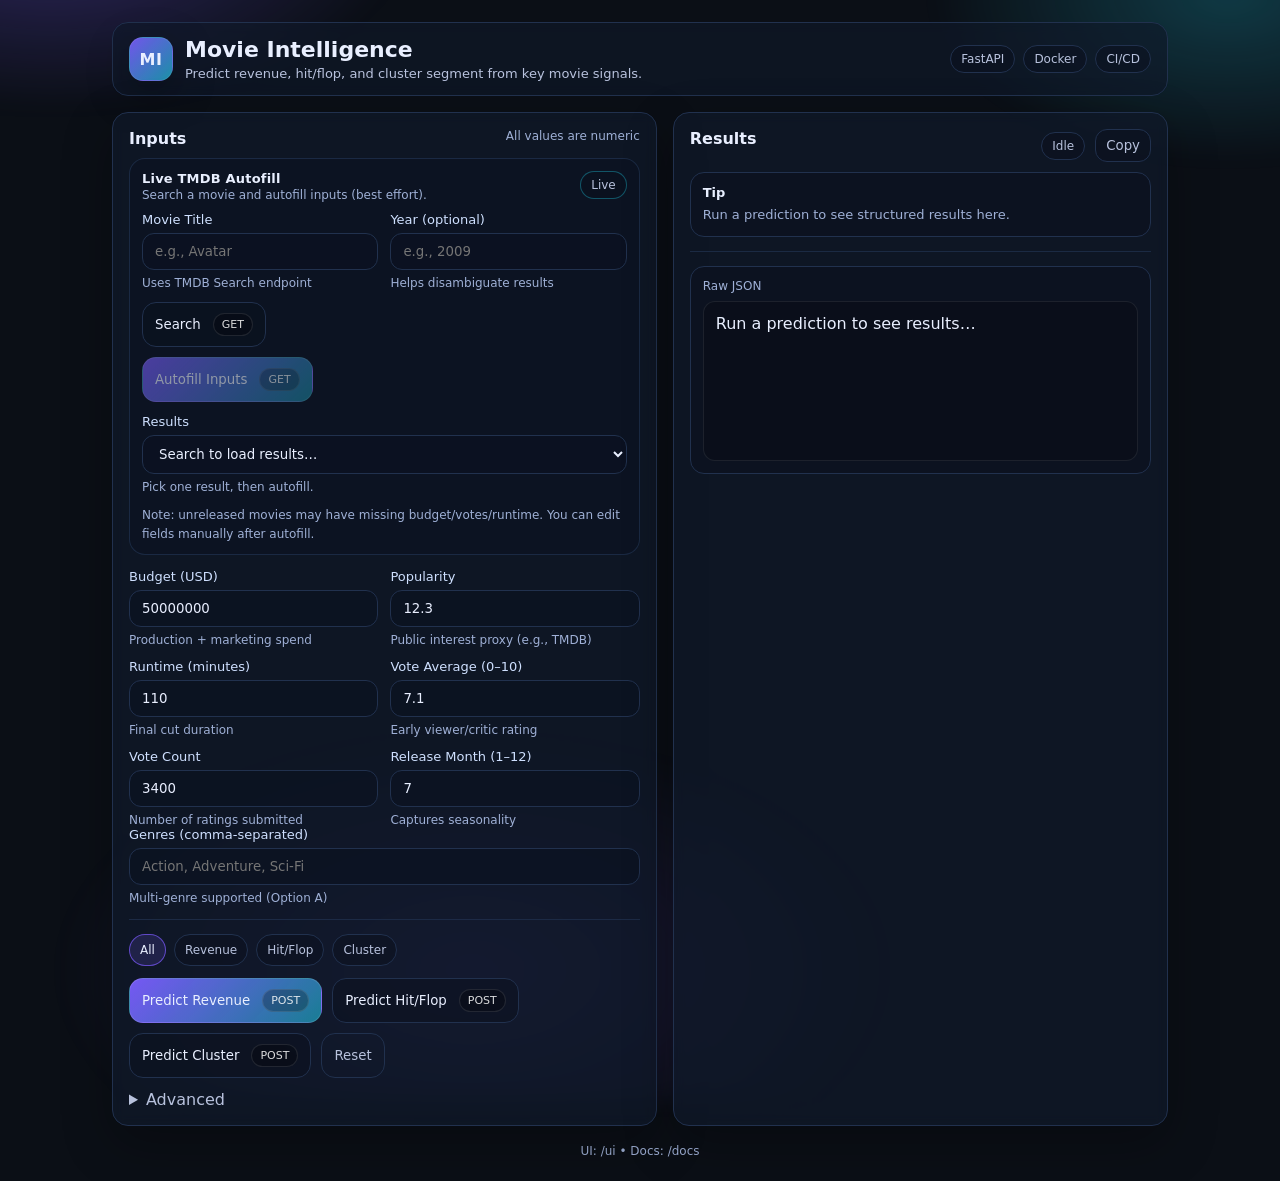
<file: templates/index.html>
<!doctype html>
<html lang="en">
<head>
  <meta charset="utf-8" />
  <meta name="viewport" content="width=device-width, initial-scale=1" />
  <title>Movie Intelligence – Predictor</title>
  <link rel="stylesheet" href="/static/styles.css" />
</head>
<body>
  <div class="bgGlow"></div>

  <div class="container">
    <header class="topbar">
      <div class="brand">
        <div class="logo">MI</div>
        <div>
          <h1>Movie Intelligence</h1>
          <p class="sub">Predict revenue, hit/flop, and cluster segment from key movie signals.</p>
        </div>
      </div>
      <div class="topbarRight">
        <span class="pill">FastAPI</span>
        <span class="pill">Docker</span>
        <span class="pill">CI/CD</span>
      </div>
    </header>

    <main class="grid2">
      <!-- LEFT: Inputs -->
      <section class="card">
        <div class="cardHead">
          <h2>Inputs</h2>
          <span class="muted">All values are numeric</span>
        </div>

        <!-- NEW: Live TMDB Autofill -->
        <div class="tmdbBox">
          <div class="tmdbHead">
            <div>
              <div class="tmdbTitle">Live TMDB Autofill</div>
              <div class="tmdbSub">Search a movie and autofill inputs (best effort).</div>
            </div>
            <span class="pill tmdbPill">Live</span>
          </div>

          <div class="tmdbGrid">
            <div class="field">
              <label>Movie Title</label>
              <input id="tmdb_query" type="text" placeholder="e.g., Avatar" />
              <div class="hint">Uses TMDB Search endpoint</div>
            </div>

            <div class="field">
              <label>Year (optional)</label>
              <input id="tmdb_year" type="number" min="1870" step="1" placeholder="e.g., 2009" />
              <div class="hint">Helps disambiguate results</div>
            </div>

            <div class="tmdbActions">
              <button id="btnTmdbSearch" class="btn">
                <span>Search</span>
                <span class="kbd">GET</span>
              </button>

              <button id="btnTmdbFill" class="btn primary" disabled>
                <span>Autofill Inputs</span>
                <span class="kbd">GET</span>
              </button>
            </div>

            <div class="field tmdbSelect">
              <label>Results</label>
              <select id="tmdb_results">
                <option value="">Search to load results…</option>
              </select>
              <div class="hint">Pick one result, then autofill.</div>
            </div>
          </div>

          <div class="tmdbNote">
            <span class="muted">
              Note: unreleased movies may have missing budget/votes/runtime. You can edit fields manually after autofill.
            </span>
          </div>
        </div>

        <div class="formGrid">
          <div class="field">
            <label>Budget (USD)</label>
            <input id="budget" type="number" min="1" step="1" value="50000000" />
            <div class="hint">Production + marketing spend</div>
          </div>

          <div class="field">
            <label>Popularity</label>
            <input id="popularity" type="number" min="0" step="0.01" value="12.3" />
            <div class="hint">Public interest proxy (e.g., TMDB)</div>
          </div>

          <div class="field">
            <label>Runtime (minutes)</label>
            <input id="runtime" type="number" min="1" step="1" value="110" />
            <div class="hint">Final cut duration</div>
          </div>

          <div class="field">
            <label>Vote Average (0–10)</label>
            <input id="vote_average" type="number" min="0" max="10" step="0.1" value="7.1" />
            <div class="hint">Early viewer/critic rating</div>
          </div>

          <div class="field">
            <label>Vote Count</label>
            <input id="vote_count" type="number" min="0" step="1" value="3400" />
            <div class="hint">Number of ratings submitted</div>
          </div>

          <div class="field">
            <label>Release Month (1–12)</label>
            <input id="release_month" type="number" min="1" max="12" step="1" value="7" />
            <div class="hint">Captures seasonality</div>
          </div>
        </div>
        <div class="field">
          <label>Genres (comma-separated)</label>
          <input id="genres" type="text" placeholder="Action, Adventure, Sci-Fi" />
          <div class="hint">Multi-genre supported (Option A)</div>
        </div>

        <div class="divider"></div>

        <div class="segmented">
          <button class="segBtn active" data-mode="all">All</button>
          <button class="segBtn" data-mode="revenue">Revenue</button>
          <button class="segBtn" data-mode="classify">Hit/Flop</button>
          <button class="segBtn" data-mode="cluster">Cluster</button>
        </div>

        <div class="actions">
          <button id="btnRevenue" class="btn primary">
            <span>Predict Revenue</span>
            <span class="kbd">POST</span>
          </button>

          <button id="btnClassify" class="btn">
            <span>Predict Hit/Flop</span>
            <span class="kbd">POST</span>
          </button>

          <button id="btnCluster" class="btn">
            <span>Predict Cluster</span>
            <span class="kbd">POST</span>
          </button>

          <button id="btnReset" class="btn ghost" title="Reset to defaults">
            Reset
          </button>
        </div>

        <details class="advanced">
          <summary>Advanced</summary>

          <div class="field">
            <label>Optional API Key (X-API-Key)</label>
            <input id="api_key" type="password" placeholder="Leave empty if not enabled" />
            <div class="hint">Only required if API_KEY is set on the server</div>
          </div>

          <div class="field">
            <label>Base URL</label>
            <input id="base_url" type="text" value="" placeholder="Leave empty for same origin" />
            <div class="hint">Use if UI is hosted separately (e.g., http://localhost:8000)</div>
          </div>
        </details>
      </section>

      <!-- RIGHT: Results -->
      <section class="card">
        <div class="cardHead">
          <h2>Results</h2>
          <div class="statusRow">
            <span id="statusBadge" class="badge idle">Idle</span>
            <button id="btnCopy" class="iconBtn" title="Copy result JSON">Copy</button>
          </div>
        </div>

        <div id="resultCards" class="resultCards">
          <div class="resultCard mutedCard">
            <div class="resultTitle">Tip</div>
            <div class="resultBody">Run a prediction to see structured results here.</div>
          </div>
        </div>

        <div class="divider"></div>

        <div class="jsonBlock">
          <div class="jsonHead">
            <span class="muted">Raw JSON</span>
            <span id="latency" class="muted"></span>
          </div>
          <pre id="output" class="output">Run a prediction to see results…</pre>
        </div>
      </section>
    </main>

    <footer class="footer">
      <span class="muted">UI: <code>/ui</code> • Docs: <code>/docs</code></span>
    </footer>
  </div>

  <div id="toast" class="toast hidden"></div>
  <script src="/static/app.js"></script>
</body>
</html>
</file>
<file: static/styles.css>
:root{
  --bg:#0b0f16;
  --panel:#101a2a;
  --panel2:#0b1220;
  --border:#21314e;
  --text:#e9efff;
  --muted:#9fb0d6;
  --muted2:#b8c2dd;
  --accent:#7c5cff;
  --accent2:#22d3ee;
  --good:#22c55e;
  --warn:#f59e0b;
  --bad:#ef4444;
}

*{ box-sizing:border-box; font-family:system-ui,-apple-system,Segoe UI,Roboto,Arial; }
body{ margin:0; background:var(--bg); color:var(--text); overflow-x:hidden; }

.bgGlow{
  position:fixed; inset:-200px;
  background:
    radial-gradient(600px 300px at 15% 10%, rgba(124,92,255,.30), transparent 60%),
    radial-gradient(500px 280px at 85% 15%, rgba(34,211,238,.22), transparent 60%),
    radial-gradient(700px 400px at 40% 90%, rgba(124,92,255,.18), transparent 60%);
  filter: blur(10px);
  pointer-events:none;
  z-index:-1;
}

.container{ max-width:1100px; margin:0 auto; padding:22px; }

.topbar{
  display:flex; justify-content:space-between; align-items:center;
  gap:16px; padding:14px 16px;
  background:rgba(16,26,42,.65);
  border:1px solid var(--border);
  border-radius:16px;
  backdrop-filter: blur(6px);
}

.brand{ display:flex; align-items:center; gap:12px; }

.logo{
  width:44px; height:44px; border-radius:14px;
  display:grid; place-items:center;
  font-weight:800; letter-spacing:.5px;
  background:linear-gradient(135deg, rgba(124,92,255,.9), rgba(34,211,238,.65));
  border:1px solid rgba(255,255,255,.08);
  box-shadow: 0 12px 40px rgba(0,0,0,.35);
}

h1{ margin:0; font-size:22px; line-height:1.2; }
.sub{ margin:2px 0 0 0; color:var(--muted2); font-size:13px; }

.topbarRight{ display:flex; gap:8px; flex-wrap:wrap; justify-content:flex-end; }

.pill{
  font-size:12px; color:var(--muted2);
  padding:6px 10px; border-radius:999px;
  border:1px solid var(--border);
  background:rgba(11,18,32,.55);
}
.pill-muted{ opacity:.85; }

.grid2{ display:grid; grid-template-columns: 1.1fr 1fr; gap:16px; margin-top:16px; }
@media (max-width: 980px){ .grid2{ grid-template-columns:1fr; } }

.card{
  background:rgba(16,26,42,.72);
  border:1px solid var(--border);
  border-radius:16px;
  padding:16px;
  box-shadow: 0 18px 50px rgba(0,0,0,.28);
  backdrop-filter: blur(6px);
}

.cardHead{
  display:flex; justify-content:space-between; align-items:flex-start;
  gap:12px; margin-bottom:10px;
}

.headBtns{ display:flex; gap:8px; flex-wrap:wrap; justify-content:flex-end; }

h2{ margin:0; font-size:16px; }
.muted{ color:var(--muted); font-size:12px; }

.formGrid{ display:grid; grid-template-columns: repeat(2, minmax(0,1fr)); gap:12px; }
@media (max-width: 560px){ .formGrid{ grid-template-columns:1fr; } }

.field{ display:grid; gap:6px; }
label{ color:#cfe0ff; font-size:13px; }

input{
  padding:10px 12px;
  border-radius:12px;
  border:1px solid var(--border);
  background:rgba(11,18,32,.75);
  color:var(--text);
  outline:none;
  transition: border-color .15s ease, transform .08s ease;
}
input:focus{
  border-color: rgba(124,92,255,.75);
  box-shadow: 0 0 0 3px rgba(124,92,255,.15);
}
.hint{ color:var(--muted); font-size:12px; }

.divider{
  height:1px; background:rgba(33,49,78,.75);
  margin:14px 0;
}

.segmented{
  display:flex; gap:8px; flex-wrap:wrap;
  margin-bottom:12px;
}
.segBtn{
  border:1px solid var(--border);
  background:rgba(11,18,32,.55);
  color:var(--muted2);
  padding:8px 10px;
  border-radius:999px;
  cursor:pointer;
  font-size:12px;
}
.segBtn.active{
  color:var(--text);
  border-color: rgba(124,92,255,.7);
  background: rgba(124,92,255,.16);
}

.actions{ display:flex; gap:10px; flex-wrap:wrap; }
.btn{
  display:flex; align-items:center; justify-content:space-between;
  gap:12px;
  padding:10px 12px;
  border-radius:14px;
  border:1px solid var(--border);
  background:rgba(11,18,32,.55);
  color:var(--text);
  cursor:pointer;
  transition: transform .08s ease, background .15s ease, border-color .15s ease;
}
.btn:hover{ transform: translateY(-1px); border-color: rgba(124,92,255,.45); }
.btn:disabled{ opacity:.6; cursor:not-allowed; transform:none; }
.btn.wide{ flex: 1 1 100%; }

.btn.primary{
  background: linear-gradient(135deg, rgba(124,92,255,.95), rgba(34,211,238,.55));
  border-color: rgba(255,255,255,.12);
}
.btn.ghost{
  background: transparent;
  color: var(--muted2);
}

.kbd{
  font-size:11px;
  color: rgba(255,255,255,.85);
  padding:4px 8px;
  border-radius:999px;
  background: rgba(0,0,0,.25);
  border: 1px solid rgba(255,255,255,.10);
}

.advanced{ margin-top:12px; }
.advanced summary{ cursor:pointer; color:var(--muted2); }
.advanced .field{ margin-top:10px; }

.statusRow{ display:flex; align-items:center; gap:10px; flex-wrap:wrap; }

.badge{
  font-size:12px;
  padding:6px 10px;
  border-radius:999px;
  border:1px solid var(--border);
  background: rgba(11,18,32,.55);
  color: var(--muted2);
}
.badge.ok{ border-color: rgba(34,197,94,.45); background: rgba(34,197,94,.12); color: #b7f7c7; }
.badge.busy{ border-color: rgba(245,158,11,.55); background: rgba(245,158,11,.12); color: #ffe3b0; }
.badge.err{ border-color: rgba(239,68,68,.55); background: rgba(239,68,68,.12); color: #ffd2d2; }
.badge.idle{ }

.iconBtn{
  border:1px solid var(--border);
  background: rgba(11,18,32,.55);
  color: var(--muted2);
  border-radius:12px;
  padding:8px 10px;
  cursor:pointer;
  transition: transform .08s ease, border-color .15s ease;
}
.iconBtn:hover{ transform: translateY(-1px); border-color: rgba(124,92,255,.45); }

.resultCards{ display:grid; gap:10px; }
.resultCard{
  border:1px solid var(--border);
  background: rgba(11,18,32,.55);
  border-radius:14px;
  padding:12px;
  animation: fadeIn .22s ease-out;
}
.resultTitle{ font-weight:700; font-size:13px; margin-bottom:6px; }
.resultBody{ color: var(--muted2); font-size:13px; line-height:1.35; }
.mutedCard .resultBody{ color: var(--muted); }

.jsonBlock{
  border:1px solid var(--border);
  background: rgba(11,18,32,.55);
  border-radius:14px;
  padding:12px;
}
.jsonHead{
  display:flex; justify-content:space-between; align-items:center;
  margin-bottom:8px;
}
.output{
  margin:0;
  background: rgba(0,0,0,.18);
  border:1px solid rgba(255,255,255,.08);
  border-radius:12px;
  padding:12px;
  overflow:auto;
  min-height: 160px;
}

.footer{ margin-top:14px; text-align:center; }

.toast{
  position:fixed; bottom:18px; left:50%;
  transform: translateX(-50%);
  background: rgba(16,26,42,.92);
  border:1px solid var(--border);
  color: var(--text);
  padding:10px 12px;
  border-radius:14px;
  box-shadow: 0 20px 60px rgba(0,0,0,.35);
}
.hidden{ display:none; }

@keyframes fadeIn{
  from{ opacity:0; transform: translateY(4px); }
  to{ opacity:1; transform: translateY(0); }
}

/* ===== TMDB Live Autofill ===== */
.tmdbBox{
  margin-bottom: 14px;
  border: 1px solid rgba(33,49,78,.75);
  background: rgba(11,18,32,.35);
  border-radius: 16px;
  padding: 12px;
}

.tmdbHead{
  display:flex;
  align-items:flex-start;
  justify-content:space-between;
  gap:12px;
  margin-bottom: 10px;
}

.tmdbTitle{
  font-weight: 800;
  font-size: 13px;
  letter-spacing: .2px;
}

.tmdbSub{
  color: var(--muted);
  font-size: 12px;
  margin-top: 2px;
}

.tmdbPill{
  border-color: rgba(34,211,238,.35);
}

.tmdbGrid{
  display:grid;
  grid-template-columns: 1fr 1fr;
  gap: 12px;
}

@media (max-width: 560px){
  .tmdbGrid{ grid-template-columns: 1fr; }
}

.tmdbActions{
  display:flex;
  gap:10px;
  flex-wrap:wrap;
  align-items:center;
}

.tmdbSelect{
  grid-column: 1 / -1;
}

select{
  padding:10px 12px;
  border-radius:12px;
  border:1px solid var(--border);
  background:rgba(11,18,32,.75);
  color:var(--text);
  outline:none;
}

select:focus{
  border-color: rgba(124,92,255,.75);
  box-shadow: 0 0 0 3px rgba(124,92,255,.15);
}

.tmdbNote{
  margin-top: 10px;
}
/* ============================ */
</file>
